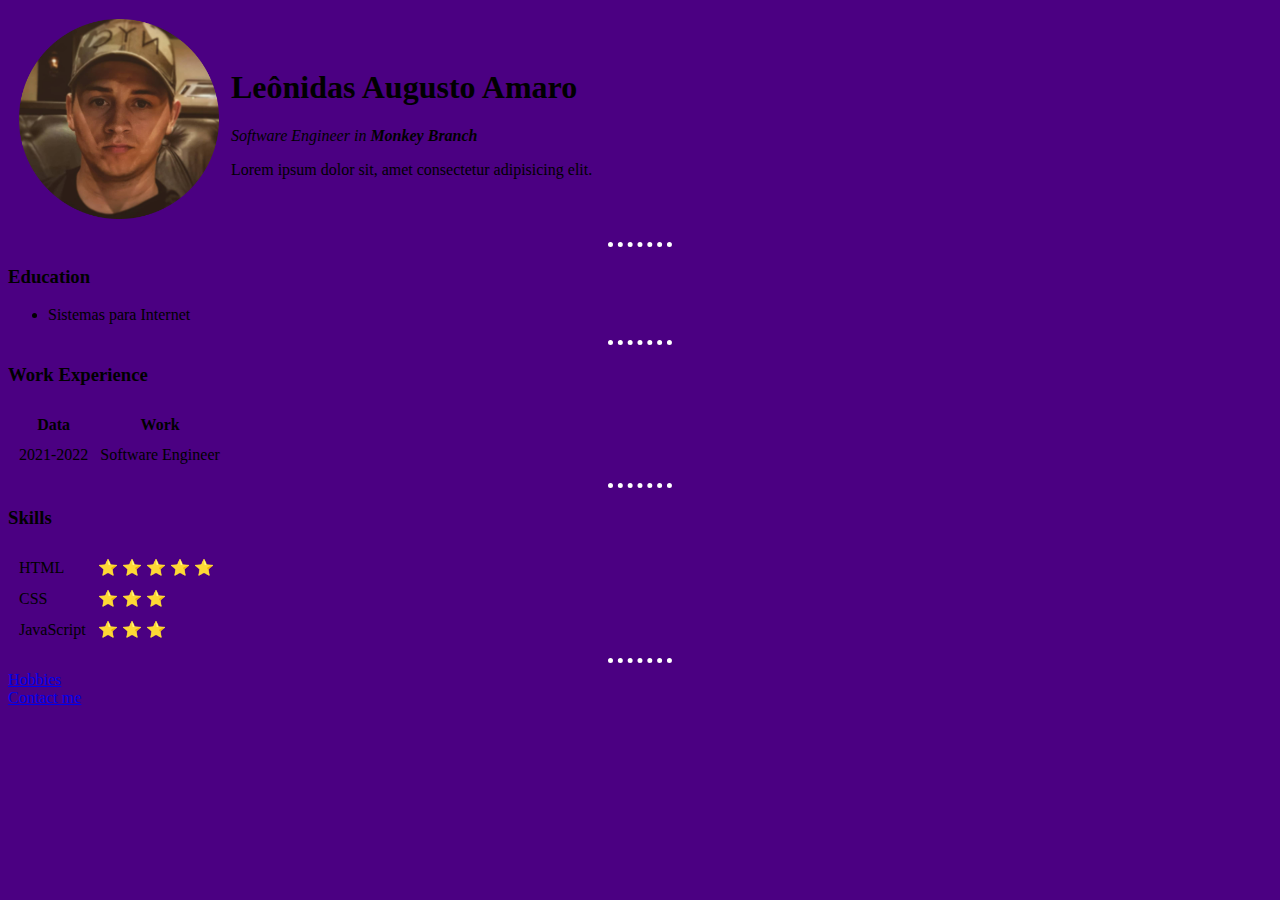
<file: html/index.html>
<!DOCTYPE html>
<html lang="en">

<head>
    <meta charset="UTF-8">
    <meta http-equiv="X-UA-Compatible" content="IE=edge">
    <meta name="viewport" content="width=device-width, initial-scale=1.0">
    <link rel="stylesheet" href="./css/style.css">
    <title>Leonidas Personal Site</title>
</head>

<body>
    <table cellspacing="10px">
        <tr>
            <td>
                <img style="width: 200px; height: 200px;" src="./images/me.png" alt="me">
            </td>
            <td>
                <h1>Leônidas Augusto Amaro</h1>

                <p>
                    <i>Software Engineer in <strong>Monkey Branch</strong></i>
                </p>

                <p>Lorem ipsum dolor sit, amet consectetur adipisicing elit.</p>
            </td>
        </tr>
    </table>

    <hr>

    <h3>Education</h3>
    <ul>
        <li>Sistemas para Internet</li>
    </ul>

    <hr>
    
    <h3>Work Experience</h3>
    <table cellspacing="10">
        <thead>
            <tr>
                <th>Data</th>
                <th>Work</th>
            </tr>
        </thead>
        <tbody>
            <tr>
                <td>2021-2022</td>
                <td>Software Engineer</td>
            </tr>
        </tbody>  
    </table>

    <hr>

    <h3>Skills</h3>
    <table cellspacing="10">
        <tr>
            <td>HTML</td>
            <td>&#11088; &#11088; &#11088; &#11088; &#11088;</td>
        </tr>
        <tr>
            <td>CSS</td>
            <td>&#11088; &#11088; &#11088;</td>
        </tr>
        <tr>
            <td>JavaScript</td>
            <td>&#11088; &#11088; &#11088;</td>
        </tr>
    </table>
    
    <hr>

    <a href="./hobbies.html">Hobbies</a> <br>
    <a href="./contact.html">Contact me</a>

</body>

</html>
</file>
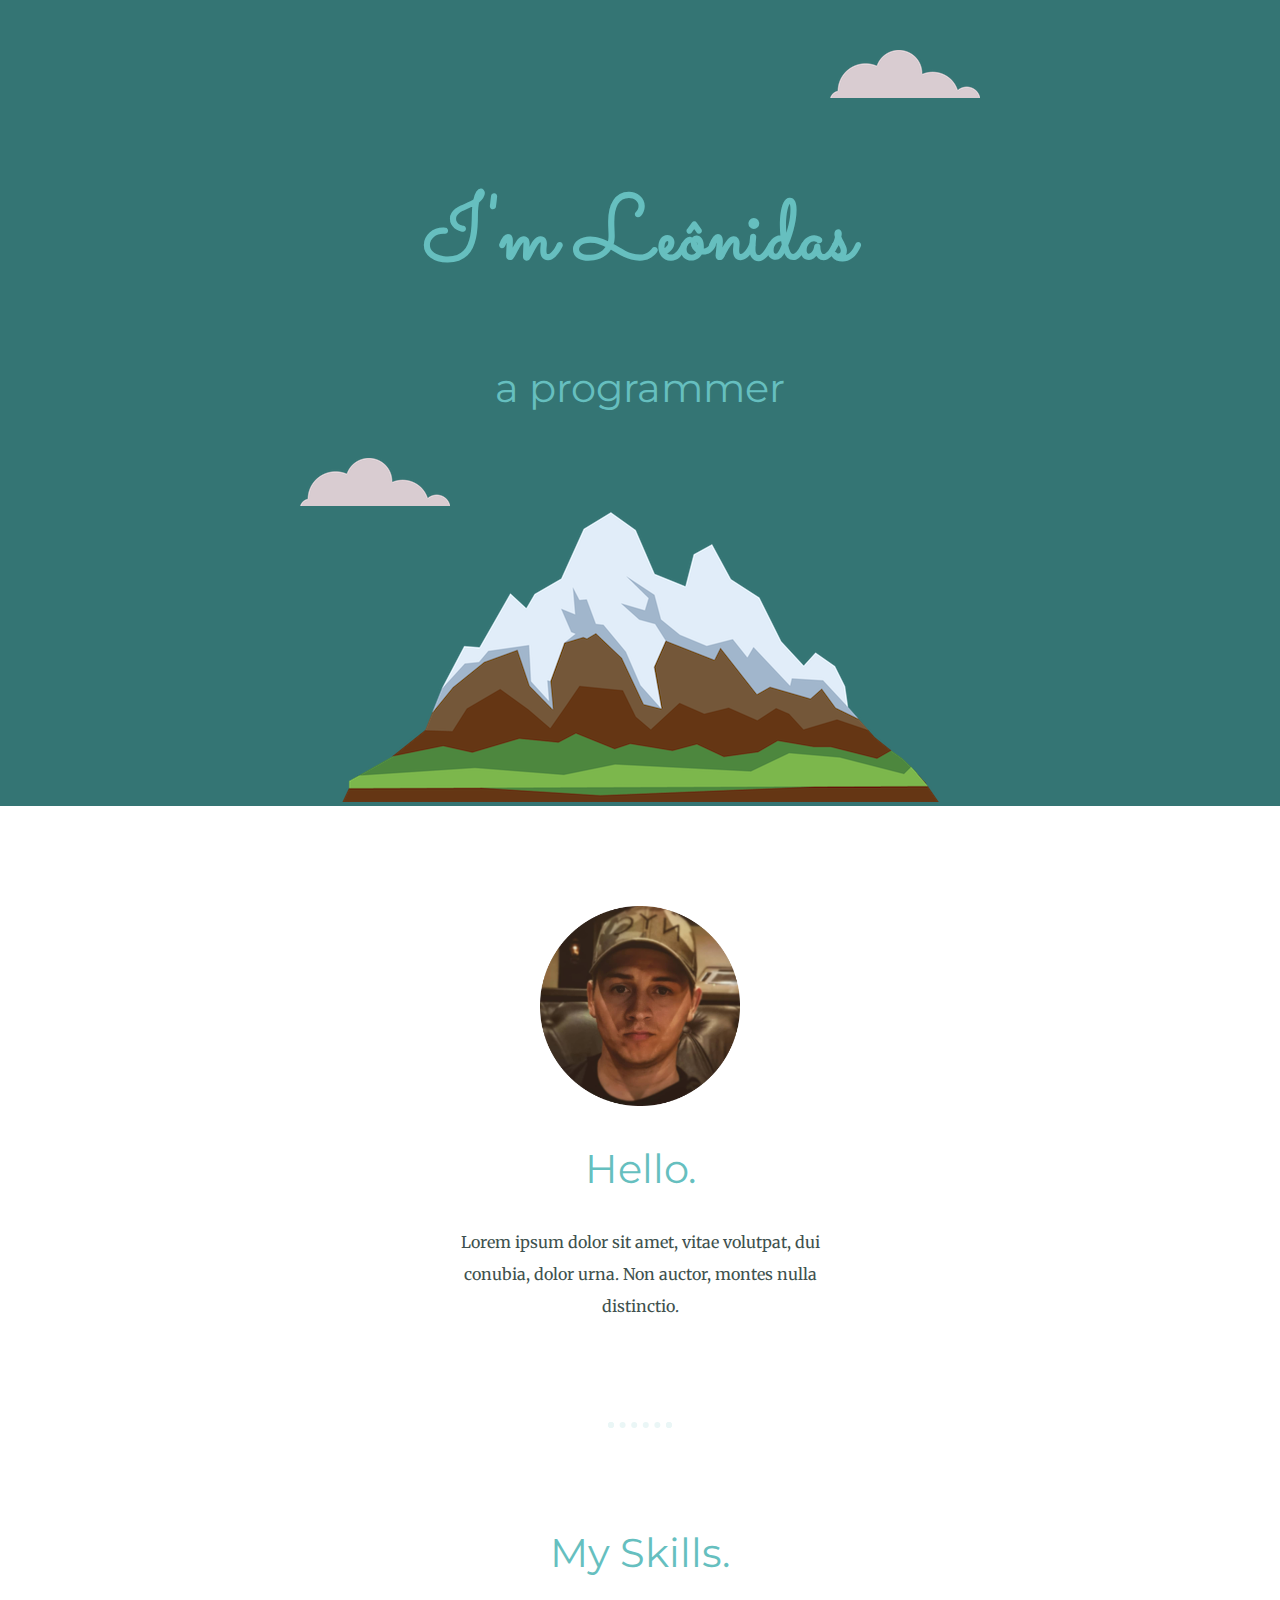
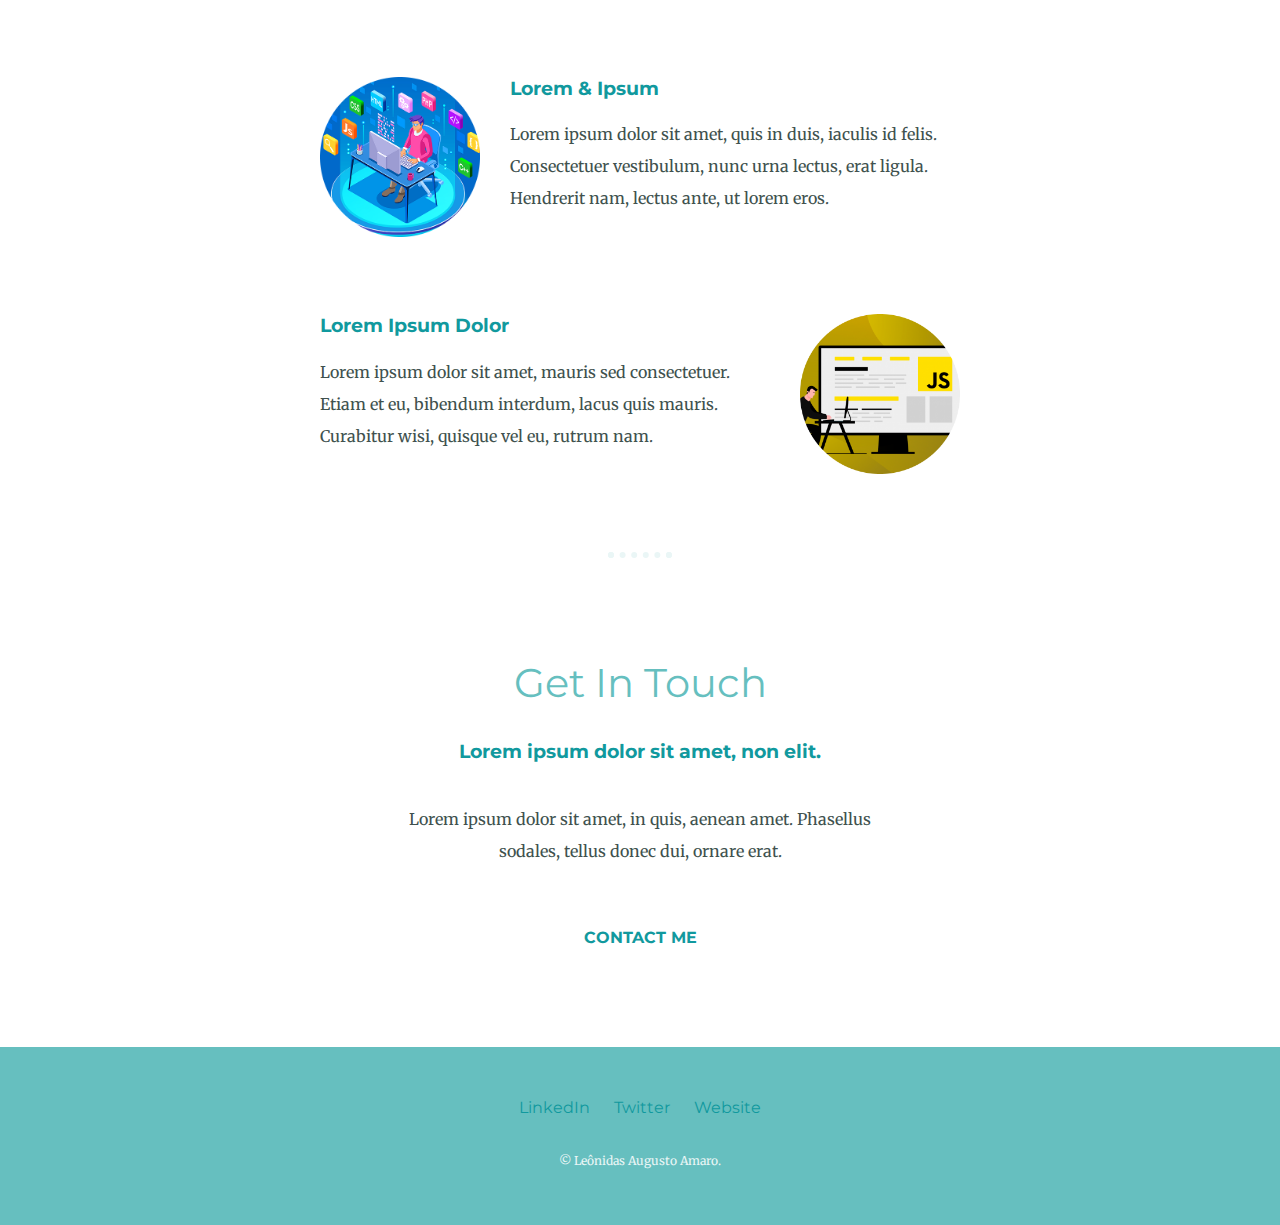
<file: CSS_4_5/html/index.html>
<!DOCTYPE html>
<html lang="en">

<head>
    <meta charset="UTF-8">
    <meta http-equiv="X-UA-Compatible" content="IE=edge">
    <meta name="viewport" content="width=device-width, initial-scale=1.0">
    <link rel="stylesheet" href="../css/styles.css">
    <link rel="preconnect" href="https://fonts.googleapis.com">
    <link rel="preconnect" href="https://fonts.gstatic.com" crossorigin>
    <link
        href="https://fonts.googleapis.com/css2?family=Arvo&family=Merriweather&family=Montserrat&family=Sacramento&display=swap"
        rel="stylesheet">
    <title>Leonidas</title>
</head>

<body>
    <div class="top-container"">
        <img class="top-cloud" src="../images/cloud.png" alt="cloud-img">
        <h1>I'm Leônidas</h1>
        <h2>a programmer</h2>
        <img class="bottom-cloud" src="../images/cloud.png" alt="cloud-img">
        <img src="../images/mountain.png" alt="mountain-img">
    </div>

    <div class="middle-container">
        <div class="profile">
            <img class="personal-img" src="../images/me.png" alt="personal-img">
            <h2>Hello.</h2>
            <p class="intro">Lorem ipsum dolor sit amet, vitae volutpat, dui conubia, dolor urna. Non auctor, montes nulla distinctio.
            </p>
        </div>
        <hr>
        <div class="skills">
            <h2>My Skills.</h2>
            <div class="skill-row">
                <img class="web-img" src="../images/web.png" alt="web-img">
                <h3>Lorem & Ipsum</h3>
                <p>Lorem ipsum dolor sit amet, quis in duis, iaculis id felis. Consectetuer vestibulum, nunc urna
                    lectus, erat ligula. Hendrerit nam, lectus ante, ut lorem eros.</p>
            </div>
            <div class="skill-row">
                <img class="js-img" src="../images/js.png" alt="js-img">
                <h3>Lorem Ipsum Dolor</h3>
                <p>Lorem ipsum dolor sit amet, mauris sed consectetuer. Etiam et eu, bibendum interdum, lacus quis
                    mauris. Curabitur wisi, quisque vel eu, rutrum nam.</p>
            </div>
        </div>
        <hr>
        <div class="contact-me">
            <h2>Get In Touch</h2>
            <h3>Lorem ipsum dolor sit amet, non elit.</h3>
            <p class="contact-msg">Lorem ipsum dolor sit amet, in quis, aenean amet. Phasellus sodales, tellus donec dui, ornare erat.</p>
            <a class="btn" href="mailto:name@email.com">CONTACT ME</a>
        </div>
    </div>


    <div class="bottom-container">
        <a class="footer-link" href="https://www.linkedin.com/">LinkedIn</a>
        <a class="footer-link" href="https://twitter.com/">Twitter</a>
        <a class="footer-link" href="https://www.appbrewery.co/">Website</a>
        <p class="copyright">© Leônidas Augusto Amaro.</p>
    </div>

</body>

</html>
</file>
<file: html/css/style.css>
body {
    background-color: indigo;
}

hr {
    border-style: none;
    border-top-style: dotted;
    border-width: 5px;
    width: 5%;
    color: white;
}
</file>
<file: CSS_4_5/css/styles.css>
body {
    margin: 0;
    text-align: center;
    font-family: 'Merriweather', serif;
    color: #40514E;
}

h1 {
    font-size: 5.625rem;
    margin: 50px auto 0 auto;
    font-family: 'Sacramento', cursive;
    color: #66BFBF;
    line-height: 2;
}

h2 {
    font-size: 2.5rem;
    font-family: 'Montserrat', sans-serif;
    color: #66BFBF;
    font-weight: normal;
}

h3 {
    font-family: 'Montserrat', sans-serif;
    color: #11999E;
}

p {
    line-height: 2;
}

hr {
    border: dotted #EAF6F6 6px;
    border-bottom: none;
    width: 4%;
    margin: 100px auto;
}

.top-container {
    background-color: #347574;
    position: relative;
    padding-top: 100px;
}

.top-cloud {
    position: absolute;
    right: 300px;
    top: 50px;
}

.bottom-cloud {
    position: absolute;
    left: 300px;
    bottom: 300px;
}

.middle-container {
    margin: 100px 0;
}

.intro {
    width: 30%;
    margin: auto;
}

.personal-img {
    width: 200px;
    height: 200px;
}

.skill-row {
    width: 50%;
    margin: 100px auto 100px auto;
    text-align: left;
}

.web-img {
    width: 25%;
    float: left;
    margin-right: 30px;
}

.js-img {
    width: 25%;
    float: right;
    margin-left: 30px;
}

.bottom-container {
    background-color: #66BFBF;
    padding: 50px 0 20px;
}

.bottom-container a {
    text-decoration: none;
    color: #11999E;
    font-family: 'Montserrat', sans-serif;
    margin: 20px 10px;
}

.bottom-container a:hover {
    color: #EAF6F6;
}

.contact-msg {
    width: 40%;
    margin: 40px auto 60px;
}

.btn {
    text-decoration: none;
    color: #11999E;
    font-weight: bold;
    font-family: 'Montserrat', sans-serif;
}

.btn:hover {
    color: #347574;
}

.copyright {
    color: #EAF6F6;
    font-size: 0.75rem;
    padding: 20px 0;
}
</file>
